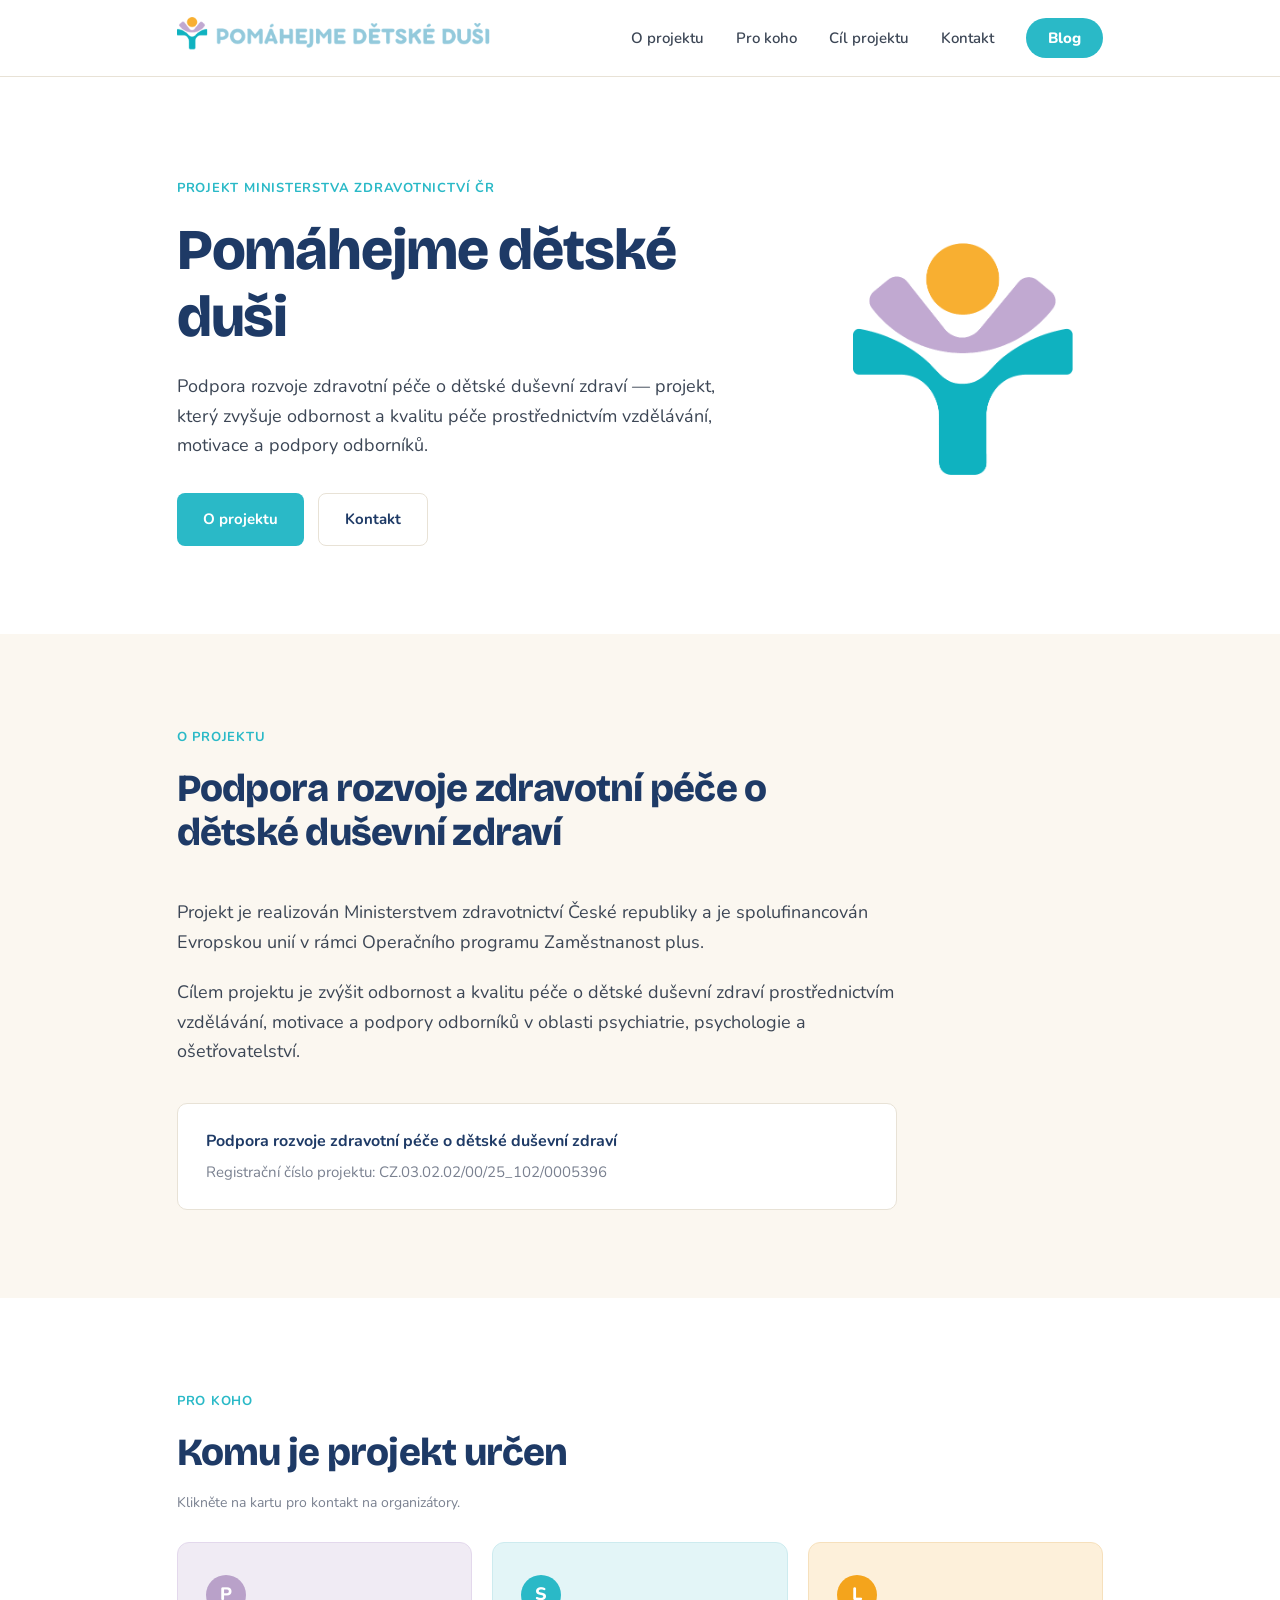
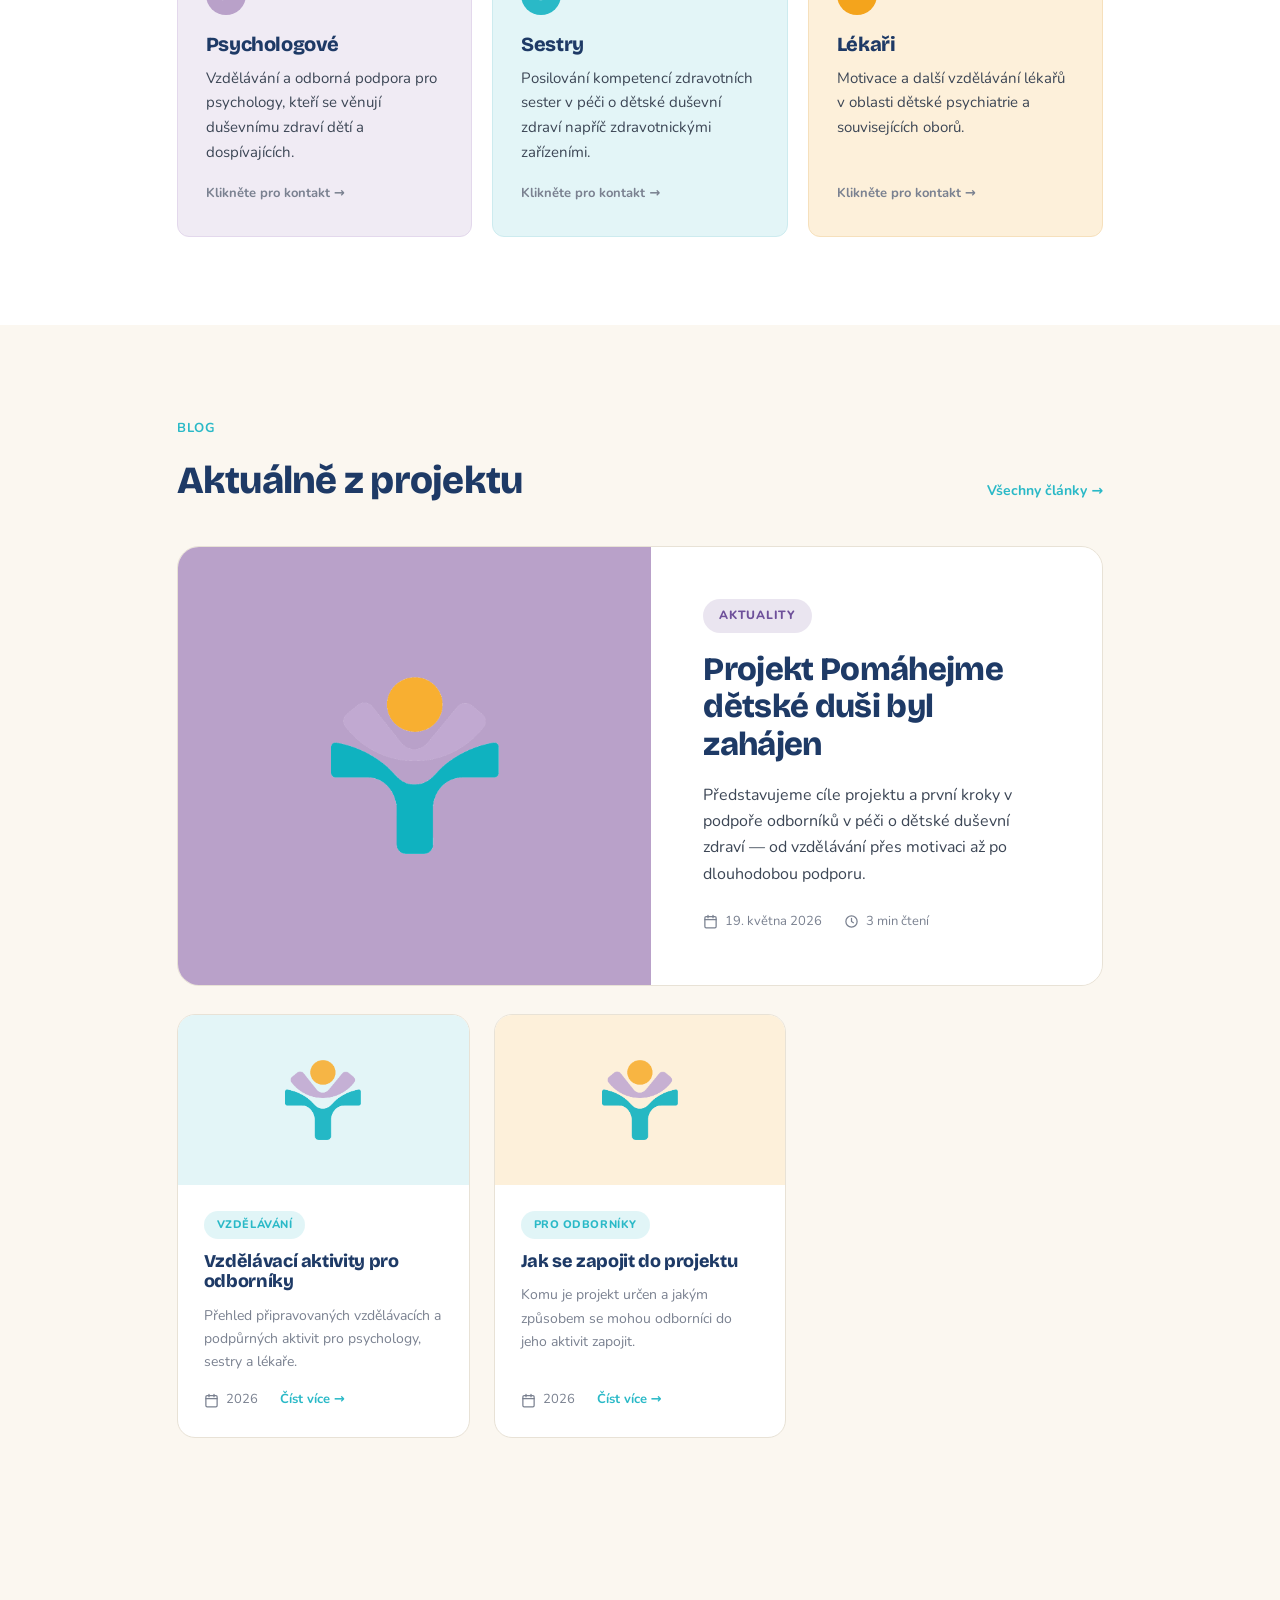
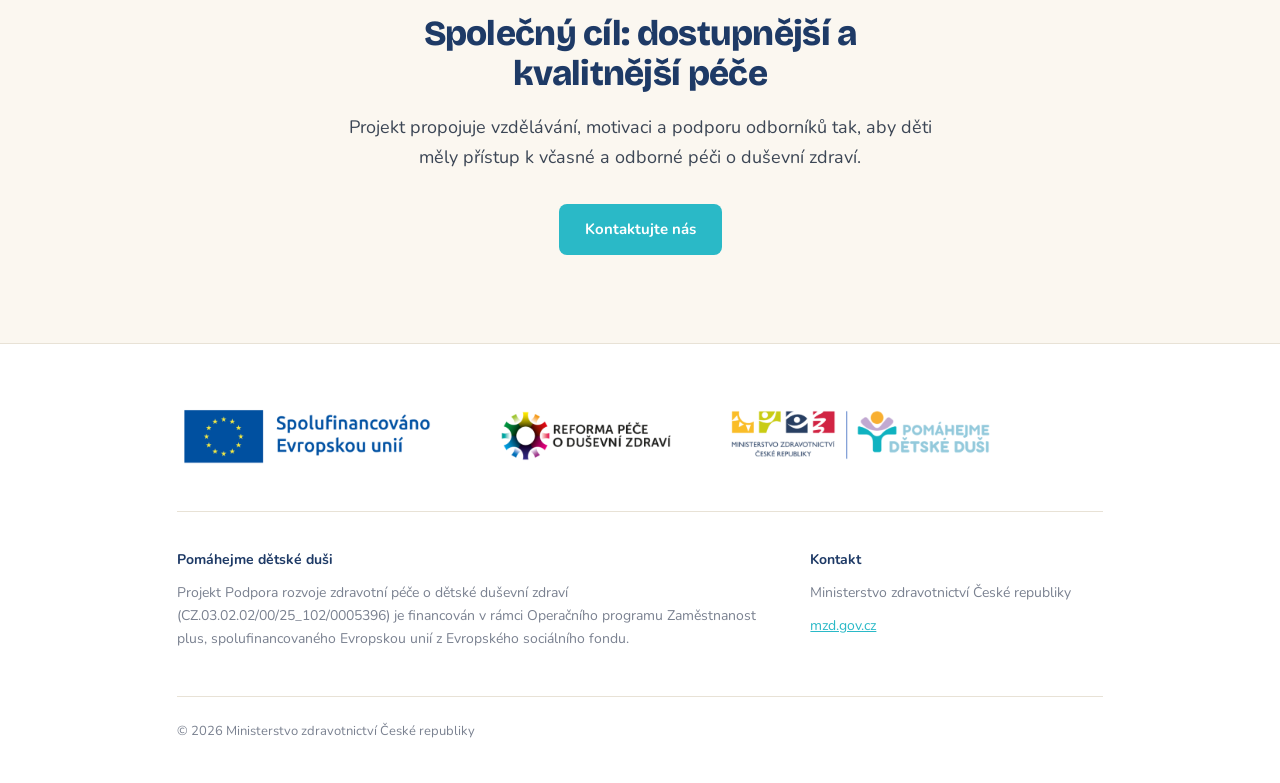
<file: index.html>
<!DOCTYPE html>
<html lang="cs">
<head>
  <meta charset="UTF-8" />
  <meta name="viewport" content="width=device-width, initial-scale=1.0" />
  <title>Pomáhejme dětské duši — Podpora rozvoje zdravotní péče o dětské duševní zdraví</title>
  <meta name="description" content="Projekt Ministerstva zdravotnictví ČR zaměřený na zvýšení odbornosti a kvality péče o dětské duševní zdraví prostřednictvím vzdělávání, motivace a podpory odborníků." />
  <link href="https://fonts.googleapis.com/css2?family=Bricolage+Grotesque:opsz,wght@12..96,600;12..96,700;12..96,800&family=Nunito:wght@400;500;600;700;800&display=swap" rel="stylesheet" />
  <link rel="stylesheet" href="styles.css" />
</head>
<body>

<!-- ── NAV ─────────────────────────────────── -->
<nav>
  <div class="wrap nav-inner">
    <a class="brand" href="#">
      <img class="brand-logo brand-long" src="assets/logo-long.png" alt="Pomáhejme dětské duši" />
      <img class="brand-logo brand-symbol" src="assets/logo-symbol.png" alt="Pomáhejme dětské duši" />
    </a>
    <ul class="nav-links">
      <li><a href="#o-projektu">O projektu</a></li>
      <li><a href="#pro-koho">Pro koho</a></li>
      <li><a href="#cil">Cíl projektu</a></li>
      <li><a href="#kontakt">Kontakt</a></li>
      <li class="nav-cta"><a href="blog.html">Blog</a></li>
    </ul>
  </div>
</nav>

<!-- ── HERO ─────────────────────────────────── -->
<header class="hero">
  <div class="wrap hero-grid">
    <div>
      <span class="kicker">Projekt Ministerstva zdravotnictví ČR</span>
      <h1>Pomáhejme dětské duši</h1>
      <p>
        Podpora rozvoje zdravotní péče o dětské duševní zdraví — projekt,
        který zvyšuje odbornost a kvalitu péče prostřednictvím vzdělávání,
        motivace a podpory odborníků.
      </p>
      <div class="actions">
        <a href="#o-projektu" class="btn btn-primary">O projektu</a>
        <a href="#kontakt" class="btn btn-ghost">Kontakt</a>
      </div>
    </div>
    <div class="hero-mark">
      <img class="hero-logo" src="assets/logo-symbol.png" alt="Pomáhejme dětské duši" />
    </div>
  </div>
</header>

<!-- ── O PROJEKTU ─────────────────────────────────── -->
<section class="about" id="o-projektu">
  <div class="wrap">
    <div class="section-head">
      <span class="kicker">O projektu</span>
      <h2>Podpora rozvoje zdravotní péče o dětské duševní zdraví</h2>
    </div>
    <div class="about-text">
      <p>
        Projekt je realizován Ministerstvem zdravotnictví České republiky
        a je spolufinancován Evropskou unií v rámci Operačního programu
        Zaměstnanost plus.
      </p>
      <p>
        Cílem projektu je zvýšit odbornost a kvalitu péče o dětské duševní
        zdraví prostřednictvím vzdělávání, motivace a podpory odborníků
        v oblasti psychiatrie, psychologie a ošetřovatelství.
      </p>
      <div class="project-meta">
        <strong>Podpora rozvoje zdravotní péče o dětské duševní zdraví</strong>
        Registrační číslo projektu: CZ.03.02.02/00/25_102/0005396
      </div>
    </div>
  </div>
</section>

<!-- ── PRO KOHO ─────────────────────────────────── -->
<section id="pro-koho">
  <div class="wrap">
    <div class="section-head">
      <span class="kicker">Pro koho</span>
      <h2>Komu je projekt určen</h2>
    </div>
    <p class="groups-intro">Klikněte na kartu pro kontakt na organizátory.</p>
    <div class="groups-grid">
      <div class="group-card g-lav" role="button" tabindex="0" aria-pressed="false" aria-label="Psychologové — otočit pro kontakt">
        <div class="flip-inner">
          <div class="flip-face flip-front">
            <div class="group-tag"><span>P</span></div>
            <h3>Psychologové</h3>
            <p>
              Vzdělávání a odborná podpora pro psychology, kteří se věnují
              duševnímu zdraví dětí a dospívajících.
            </p>
            <span class="flip-hint">Klikněte pro kontakt →</span>
          </div>
          <div class="flip-face flip-back">
            <h3>Máte zájem se zapojit?</h3>
            <p>Ozvěte se organizátorům projektu — rádi vám poradíme.</p>
            <a class="btn btn-primary" href="#kontakt">Kontaktovat organizátory</a>
          </div>
        </div>
      </div>
      <div class="group-card g-pet" role="button" tabindex="0" aria-pressed="false" aria-label="Sestry — otočit pro kontakt">
        <div class="flip-inner">
          <div class="flip-face flip-front">
            <div class="group-tag"><span>S</span></div>
            <h3>Sestry</h3>
            <p>
              Posilování kompetencí zdravotních sester v péči o dětské
              duševní zdraví napříč zdravotnickými zařízeními.
            </p>
            <span class="flip-hint">Klikněte pro kontakt →</span>
          </div>
          <div class="flip-face flip-back">
            <h3>Máte zájem se zapojit?</h3>
            <p>Ozvěte se organizátorům projektu — rádi vám poradíme.</p>
            <a class="btn btn-primary" href="#kontakt">Kontaktovat organizátory</a>
          </div>
        </div>
      </div>
      <div class="group-card g-sun" role="button" tabindex="0" aria-pressed="false" aria-label="Lékaři — otočit pro kontakt">
        <div class="flip-inner">
          <div class="flip-face flip-front">
            <div class="group-tag"><span>L</span></div>
            <h3>Lékaři</h3>
            <p>
              Motivace a další vzdělávání lékařů v oblasti dětské
              psychiatrie a souvisejících oborů.
            </p>
            <span class="flip-hint">Klikněte pro kontakt →</span>
          </div>
          <div class="flip-face flip-back">
            <h3>Máte zájem se zapojit?</h3>
            <p>Ozvěte se organizátorům projektu — rádi vám poradíme.</p>
            <a class="btn btn-primary" href="#kontakt">Kontaktovat organizátory</a>
          </div>
        </div>
      </div>
    </div>
  </div>
</section>

<!-- ── BLOG ─────────────────────────────────── -->
<section class="blog" id="blog">
  <div class="wrap">
    <div class="blog-head">
      <a class="section-head blog-head-link" href="blog.html">
        <span class="kicker">Blog</span>
        <h2>Aktuálně z projektu</h2>
      </a>
      <a class="blog-all" href="blog.html">Všechny články →</a>
    </div>
    <a class="blog-featured bf-lav" href="blog.html">
      <div class="blog-featured-visual">
        <img src="assets/logo-symbol.png" alt="" />
      </div>
      <div class="blog-featured-body">
        <span class="pill">Aktuality</span>
        <h2>Projekt Pomáhejme dětské duši byl zahájen</h2>
        <p>
          Představujeme cíle projektu a první kroky v podpoře odborníků
          v péči o dětské duševní zdraví — od vzdělávání přes motivaci
          až po dlouhodobou podporu.
        </p>
        <span class="blog-meta">
          <span>
            <svg viewBox="0 0 24 24"><rect x="3" y="4" width="18" height="18" rx="2"/><path d="M3 9h18M8 2v4M16 2v4"/></svg>
            19. května 2026
          </span>
          <span>
            <svg viewBox="0 0 24 24"><circle cx="12" cy="12" r="9"/><path d="M12 7v5l3 2"/></svg>
            3 min čtení
          </span>
        </span>
      </div>
    </a>

    <div class="blog-grid">

      <a class="article" href="blog.html">
        <div class="article-thumb t-pet">
          <img src="assets/logo-symbol.png" alt="" />
        </div>
        <div class="article-body">
          <span class="article-cat">Vzdělávání</span>
          <h3>Vzdělávací aktivity pro odborníky</h3>
          <p>Přehled připravovaných vzdělávacích a podpůrných aktivit pro psychology, sestry a lékaře.</p>
          <span class="blog-meta">
            <span>
              <svg viewBox="0 0 24 24"><rect x="3" y="4" width="18" height="18" rx="2"/><path d="M3 9h18M8 2v4M16 2v4"/></svg>
              2026
            </span>
            <span class="article-more">Číst více →</span>
          </span>
        </div>
      </a>

      <a class="article" href="blog.html">
        <div class="article-thumb t-sun">
          <img src="assets/logo-symbol.png" alt="" />
        </div>
        <div class="article-body">
          <span class="article-cat">Pro odborníky</span>
          <h3>Jak se zapojit do projektu</h3>
          <p>Komu je projekt určen a jakým způsobem se mohou odborníci do jeho aktivit zapojit.</p>
          <span class="blog-meta">
            <span>
              <svg viewBox="0 0 24 24"><rect x="3" y="4" width="18" height="18" rx="2"/><path d="M3 9h18M8 2v4M16 2v4"/></svg>
              2026
            </span>
            <span class="article-more">Číst více →</span>
          </span>
        </div>
      </a>

    </div>
  </div>
</section>

<!-- ── CÍL ─────────────────────────────────── -->
<section class="goal" id="cil">
  <div class="wrap goal-inner">
    <h2>Společný cíl: dostupnější a kvalitnější péče</h2>
    <p>
      Projekt propojuje vzdělávání, motivaci a podporu odborníků tak, aby
      děti měly přístup k včasné a odborné péči o duševní zdraví.
    </p>
    <a href="#kontakt" class="btn btn-primary">Kontaktujte nás</a>
  </div>
</section>

<!-- ── FOOTER / POVINNÁ PUBLICITA ─────────────────────────────── -->
<footer id="kontakt">
  <div class="wrap">

    <div class="logo-bar">
      <!-- Oficiální logolišta povinné publicity:
           Spolufinancováno Evropskou unií · Reforma péče o duševní zdraví ·
           Ministerstvo zdravotnictví ČR · Pomáhejme dětské duši -->
      <img src="assets/lista.png"
           alt="Spolufinancováno Evropskou unií · Reforma péče o duševní zdraví · Ministerstvo zdravotnictví České republiky · Pomáhejme dětské duši" />
    </div>

    <div class="footer-cols">
      <div>
        <p><strong>Pomáhejme dětské duši</strong></p>
        <p>
          Projekt Podpora rozvoje zdravotní péče o dětské duševní zdraví
          (CZ.03.02.02/00/25_102/0005396) je financován v rámci Operačního
          programu Zaměstnanost plus, spolufinancovaného Evropskou unií
          z Evropského sociálního fondu.
        </p>
      </div>
      <div>
        <p><strong>Kontakt</strong></p>
        <p>Ministerstvo zdravotnictví České republiky</p>
        <p><a href="https://mzd.gov.cz">mzd.gov.cz</a></p>
      </div>
    </div>

    <div class="footer-bottom">
      © 2026 Ministerstvo zdravotnictví České republiky
    </div>

  </div>
</footer>

<script>
  document.querySelectorAll('.group-card').forEach(function (card) {
    function toggle() {
      var flipped = card.classList.toggle('is-flipped');
      card.setAttribute('aria-pressed', flipped ? 'true' : 'false');
    }
    card.addEventListener('click', function (e) {
      if (e.target.closest('a')) return; // nech odkaz fungovat bez otočení
      toggle();
    });
    card.addEventListener('keydown', function (e) {
      if (e.key === 'Enter' || e.key === ' ') { e.preventDefault(); toggle(); }
    });
  });
</script>

</body>
</html>
</file>
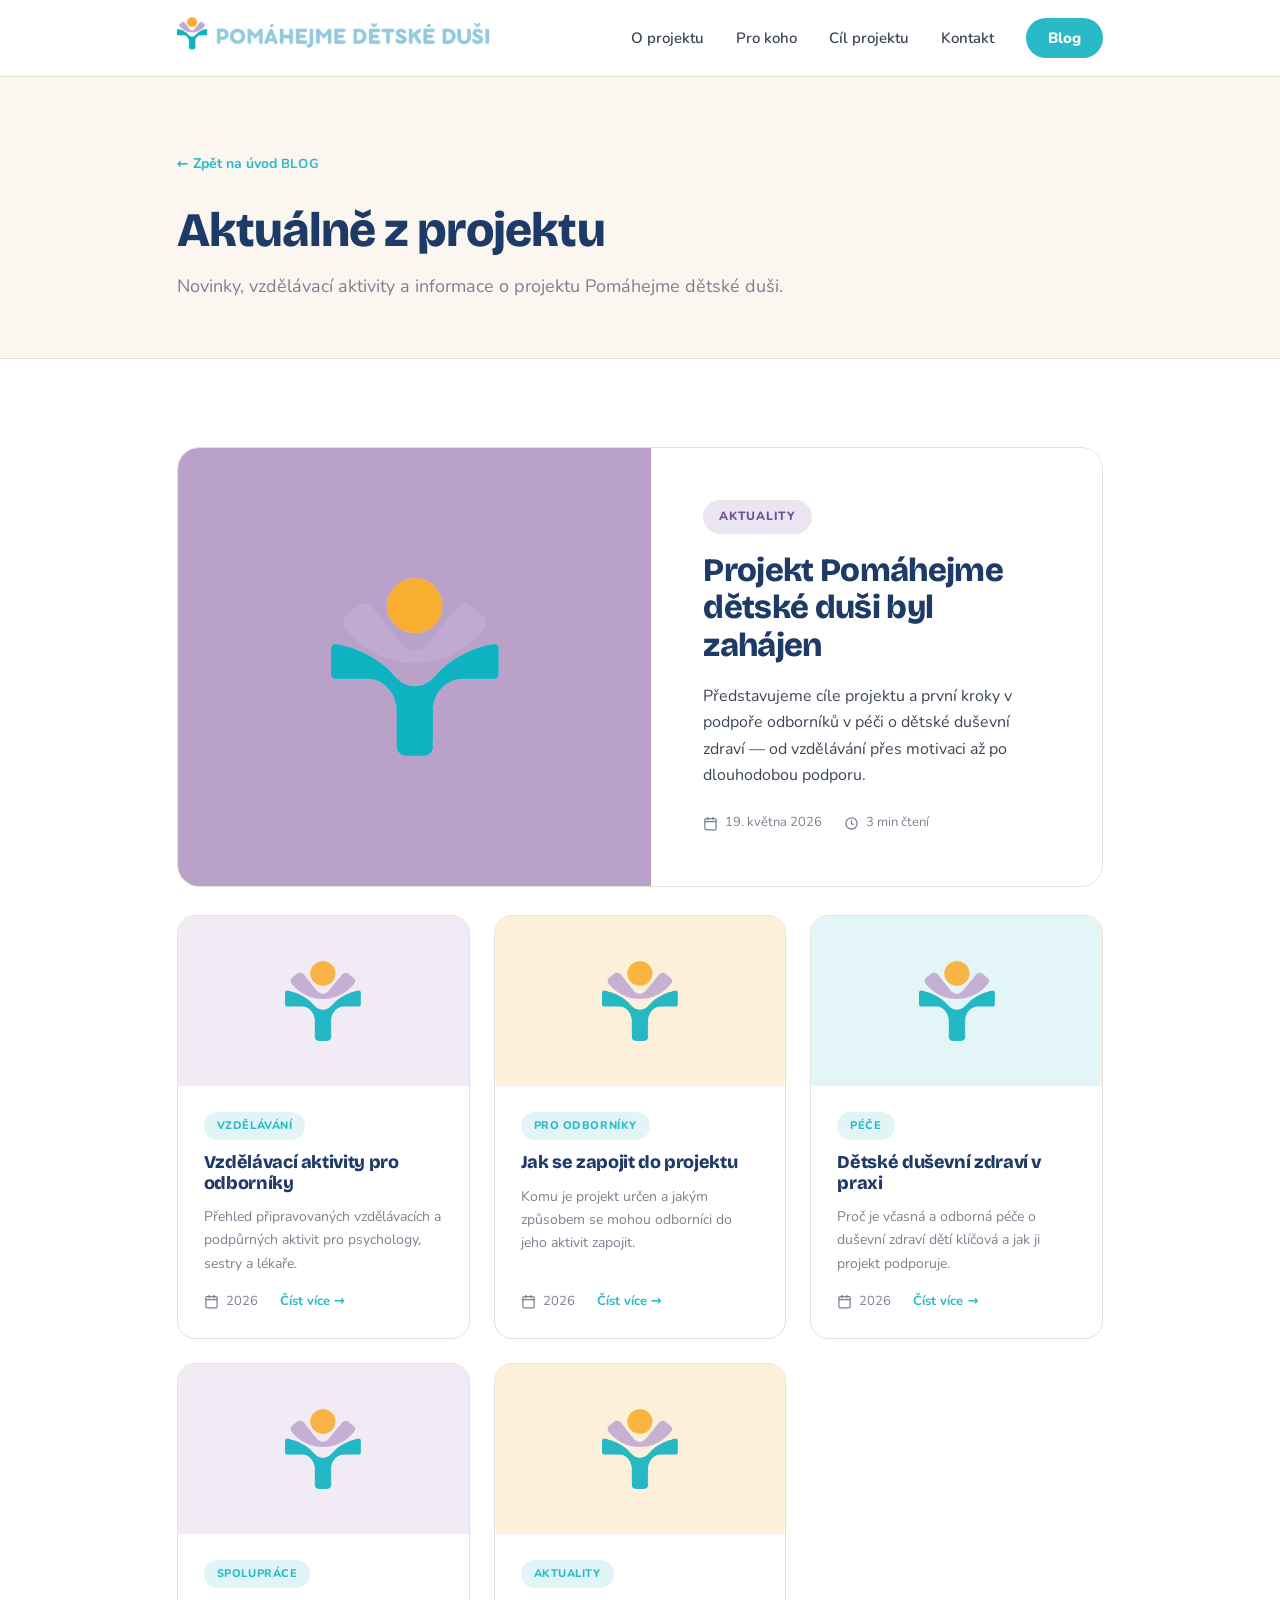
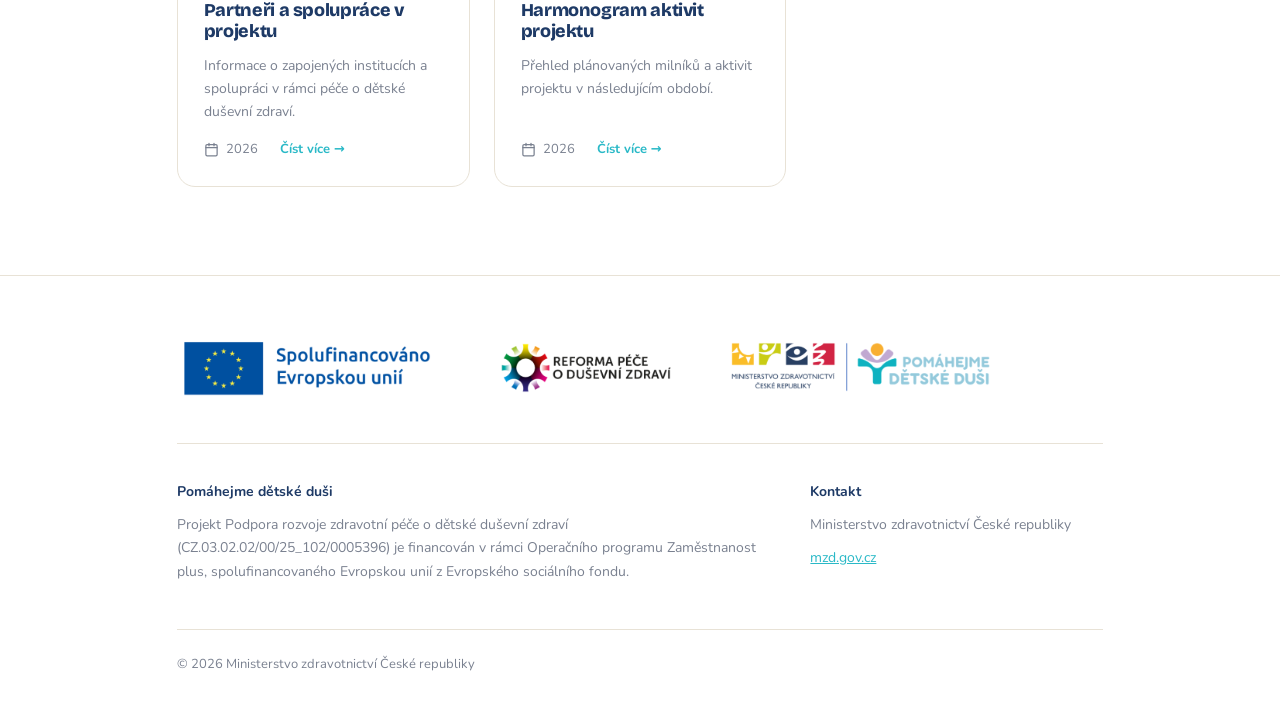
<file: blog.html>
<!DOCTYPE html>
<html lang="cs">
<head>
  <meta charset="UTF-8" />
  <meta name="viewport" content="width=device-width, initial-scale=1.0" />
  <title>Blog — Pomáhejme dětské duši</title>
  <meta name="description" content="Aktuality, vzdělávání a informace z projektu Pomáhejme dětské duši — Podpora rozvoje zdravotní péče o dětské duševní zdraví." />
  <link href="https://fonts.googleapis.com/css2?family=Bricolage+Grotesque:opsz,wght@12..96,600;12..96,700;12..96,800&family=Nunito:wght@400;500;600;700;800&display=swap" rel="stylesheet" />
  <link rel="stylesheet" href="styles.css" />
</head>
<body>

<nav>
  <div class="wrap nav-inner">
    <a class="brand" href="index.html">
      <img class="brand-logo brand-long" src="assets/logo-long.png" alt="Pomáhejme dětské duši" />
      <img class="brand-logo brand-symbol" src="assets/logo-symbol.png" alt="Pomáhejme dětské duši" />
    </a>
    <ul class="nav-links">
      <li><a href="index.html#o-projektu">O projektu</a></li>
      <li><a href="index.html#pro-koho">Pro koho</a></li>
      <li><a href="index.html#cil">Cíl projektu</a></li>
      <li><a href="index.html#kontakt">Kontakt</a></li>
      <li class="nav-cta"><a href="blog.html">Blog</a></li>
    </ul>
  </div>
</nav>

<!-- ── HLAVIČKA STRÁNKY ─────────────────────────── -->
<header class="page-head">
  <div class="wrap">
    <a class="back-link" href="index.html">← Zpět na úvod</a>
    <span class="kicker">Blog</span>
    <h1>Aktuálně z projektu</h1>
    <p>Novinky, vzdělávací aktivity a informace o projektu Pomáhejme dětské duši.</p>
  </div>
</header>

<!-- ── SEZNAM ČLÁNKŮ ─────────────────────────────── -->
<section class="blog-list">
  <div class="wrap">
    <a class="blog-featured bf-lav" href="#">
      <div class="blog-featured-visual">
        <img src="assets/logo-symbol.png" alt="" />
      </div>
      <div class="blog-featured-body">
        <span class="pill">Aktuality</span>
        <h2>Projekt Pomáhejme dětské duši byl zahájen</h2>
        <p>
          Představujeme cíle projektu a první kroky v podpoře odborníků
          v péči o dětské duševní zdraví — od vzdělávání přes motivaci
          až po dlouhodobou podporu.
        </p>
        <span class="blog-meta">
          <span>
            <svg viewBox="0 0 24 24"><rect x="3" y="4" width="18" height="18" rx="2"/><path d="M3 9h18M8 2v4M16 2v4"/></svg>
            19. května 2026
          </span>
          <span>
            <svg viewBox="0 0 24 24"><circle cx="12" cy="12" r="9"/><path d="M12 7v5l3 2"/></svg>
            3 min čtení
          </span>
        </span>
      </div>
    </a>

    <div class="blog-grid">

      <a class="article" href="#">
        <div class="article-thumb t-lav">
          <img src="assets/logo-symbol.png" alt="" />
        </div>
        <div class="article-body">
          <span class="article-cat">Vzdělávání</span>
          <h3>Vzdělávací aktivity pro odborníky</h3>
          <p>Přehled připravovaných vzdělávacích a podpůrných aktivit pro psychology, sestry a lékaře.</p>
          <span class="blog-meta">
            <span><svg viewBox="0 0 24 24"><rect x="3" y="4" width="18" height="18" rx="2"/><path d="M3 9h18M8 2v4M16 2v4"/></svg> 2026</span>
            <span class="article-more">Číst více →</span>
          </span>
        </div>
      </a>

      <a class="article" href="#">
        <div class="article-thumb t-sun">
          <img src="assets/logo-symbol.png" alt="" />
        </div>
        <div class="article-body">
          <span class="article-cat">Pro odborníky</span>
          <h3>Jak se zapojit do projektu</h3>
          <p>Komu je projekt určen a jakým způsobem se mohou odborníci do jeho aktivit zapojit.</p>
          <span class="blog-meta">
            <span><svg viewBox="0 0 24 24"><rect x="3" y="4" width="18" height="18" rx="2"/><path d="M3 9h18M8 2v4M16 2v4"/></svg> 2026</span>
            <span class="article-more">Číst více →</span>
          </span>
        </div>
      </a>

      <a class="article" href="#">
        <div class="article-thumb t-pet">
          <img src="assets/logo-symbol.png" alt="" />
        </div>
        <div class="article-body">
          <span class="article-cat">Péče</span>
          <h3>Dětské duševní zdraví v praxi</h3>
          <p>Proč je včasná a odborná péče o duševní zdraví dětí klíčová a jak ji projekt podporuje.</p>
          <span class="blog-meta">
            <span><svg viewBox="0 0 24 24"><rect x="3" y="4" width="18" height="18" rx="2"/><path d="M3 9h18M8 2v4M16 2v4"/></svg> 2026</span>
            <span class="article-more">Číst více →</span>
          </span>
        </div>
      </a>

      <a class="article" href="#">
        <div class="article-thumb t-lav">
          <img src="assets/logo-symbol.png" alt="" />
        </div>
        <div class="article-body">
          <span class="article-cat">Spolupráce</span>
          <h3>Partneři a spolupráce v projektu</h3>
          <p>Informace o zapojených institucích a spolupráci v rámci péče o dětské duševní zdraví.</p>
          <span class="blog-meta">
            <span><svg viewBox="0 0 24 24"><rect x="3" y="4" width="18" height="18" rx="2"/><path d="M3 9h18M8 2v4M16 2v4"/></svg> 2026</span>
            <span class="article-more">Číst více →</span>
          </span>
        </div>
      </a>

      <a class="article" href="#">
        <div class="article-thumb t-sun">
          <img src="assets/logo-symbol.png" alt="" />
        </div>
        <div class="article-body">
          <span class="article-cat">Aktuality</span>
          <h3>Harmonogram aktivit projektu</h3>
          <p>Přehled plánovaných milníků a aktivit projektu v následujícím období.</p>
          <span class="blog-meta">
            <span><svg viewBox="0 0 24 24"><rect x="3" y="4" width="18" height="18" rx="2"/><path d="M3 9h18M8 2v4M16 2v4"/></svg> 2026</span>
            <span class="article-more">Číst více →</span>
          </span>
        </div>
      </a>

    </div>
  </div>
</section>

<!-- ── FOOTER / POVINNÁ PUBLICITA ─────────────────── -->
<footer id="kontakt">
  <div class="wrap">

    <div class="logo-bar">
      <!-- Oficiální logolišta povinné publicity:
           Spolufinancováno Evropskou unií · Reforma péče o duševní zdraví ·
           Ministerstvo zdravotnictví ČR · Pomáhejme dětské duši -->
      <img src="assets/lista.png"
           alt="Spolufinancováno Evropskou unií · Reforma péče o duševní zdraví · Ministerstvo zdravotnictví České republiky · Pomáhejme dětské duši" />
    </div>

    <div class="footer-cols">
      <div>
        <p><strong>Pomáhejme dětské duši</strong></p>
        <p>
          Projekt Podpora rozvoje zdravotní péče o dětské duševní zdraví
          (CZ.03.02.02/00/25_102/0005396) je financován v rámci Operačního
          programu Zaměstnanost plus, spolufinancovaného Evropskou unií
          z Evropského sociálního fondu.
        </p>
      </div>
      <div>
        <p><strong>Kontakt</strong></p>
        <p>Ministerstvo zdravotnictví České republiky</p>
        <p><a href="https://mzd.gov.cz">mzd.gov.cz</a></p>
      </div>
    </div>

    <div class="footer-bottom">
      © 2026 Ministerstvo zdravotnictví České republiky
    </div>

  </div>
</footer>

</body>
</html>
</file>
<file: styles.css>
/* Barevnost dle logomanuálu projektu Pomáhejme dětské duši */
:root {
  --petrol:      #2AB9C7;  /* RGB 42/185/199 — sestry */
  --petrol-soft: #E3F5F7;
  --lavender:    #B9A1C9;  /* RGB 185/161/201 — psychologové */
  --lavender-soft:#F0EBF4;
  --sun:         #F4A41C;  /* slunce / lékaři */
  --sun-soft:    #FDF0DA;
  --navy:        #1E3A66;  /* nadpisy dle manuálu */
  --text:        #3C4655;
  --text-soft:   #7A8190;
  --cream:       #FBF7F0;
  --white:       #FFFFFF;
  --line:        #E8E2D6;
}

*, *::before, *::after { margin: 0; padding: 0; box-sizing: border-box; }
html { scroll-behavior: smooth; }

body {
  font-family: 'Nunito', system-ui, -apple-system, sans-serif;
  background: var(--white);
  color: var(--text);
  line-height: 1.65;
  font-size: 17px;
  -webkit-font-smoothing: antialiased;
}

h1, h2, h3 {
  font-family: 'Bricolage Grotesque', 'Nunito', system-ui, sans-serif;
  color: var(--navy); line-height: 1.15; letter-spacing: -0.02em;
}

.wrap { max-width: 1080px; margin: 0 auto; padding: 0 6%; }
section { padding: 88px 0; }

a { color: var(--petrol); }

/* Logo — oficiální artwork projektu (transparentní PNG v /assets) */
img { display: block; }

/* ───────── NAV ───────── */
nav {
  position: sticky; top: 0; z-index: 50;
  background: rgba(255,255,255,0.95);
  backdrop-filter: blur(8px);
  border-bottom: 1px solid var(--line);
}
.nav-inner {
  display: flex; align-items: center; justify-content: space-between;
  height: 76px;
}
.brand { display: flex; align-items: center; text-decoration: none; }
.brand-logo { height: 42px; width: auto; }
.brand-symbol { display: none; }
.nav-links { display: flex; align-items: center; gap: 32px; list-style: none; }
.nav-links a {
  text-decoration: none; font-size: 15px; font-weight: 600;
  color: var(--text); transition: color 0.15s; white-space: nowrap;
}
.nav-links a:hover { color: var(--petrol); }
.nav-links a.is-active { color: var(--petrol); }
.nav-links .nav-cta a,
.nav-links a.nav-cta {
  color: var(--white); background: var(--petrol);
  padding: 10px 22px; border-radius: 999px;
  font-weight: 800; transition: background 0.15s, transform 0.15s;
}
.nav-links .nav-cta a:hover,
.nav-links a.nav-cta:hover {
  color: var(--white); background: #21A2AF; transform: translateY(-1px);
}

/* ───────── HERO ───────── */
.hero { padding: 96px 0 88px; }
.hero-grid {
  display: grid; grid-template-columns: 1fr 280px;
  gap: 64px; align-items: center;
}
.kicker {
  display: inline-block; font-size: 13px; font-weight: 700;
  letter-spacing: 0.06em; text-transform: uppercase;
  color: var(--petrol); margin-bottom: 18px;
}
.hero h1 {
  font-size: clamp(2.4rem, 5vw, 3.6rem);
  font-weight: 800; margin-bottom: 22px;
}
.hero p {
  font-size: 18px; color: var(--text);
  max-width: 560px; margin-bottom: 32px;
}
.actions { display: flex; gap: 14px; flex-wrap: wrap; }
.btn {
  display: inline-flex; align-items: center; gap: 8px;
  padding: 13px 26px; border-radius: 8px;
  font-size: 15px; font-weight: 700; text-decoration: none;
  transition: background 0.15s, border-color 0.15s, color 0.15s;
}
.btn-primary { background: var(--petrol); color: var(--white); }
.btn-primary:hover { background: #21A2AF; }
.btn-ghost { border: 1.5px solid var(--line); color: var(--navy); }
.btn-ghost:hover { border-color: var(--petrol); color: var(--petrol); }
.hero-mark { display: flex; justify-content: center; }
.hero-logo { width: 220px; height: auto; }

/* ───────── O PROJEKTU ───────── */
.about { background: var(--cream); }
.section-head { max-width: 640px; margin-bottom: 44px; }
.section-head .kicker { color: var(--petrol); }
.section-head h2 { font-size: clamp(1.8rem, 3.4vw, 2.4rem); font-weight: 800; }
.about-text { max-width: 720px; }
.about-text p { margin-bottom: 20px; font-size: 18px; }
.project-meta {
  margin-top: 36px; padding: 24px 28px;
  background: var(--white); border: 1px solid var(--line);
  border-radius: 10px; font-size: 15px; color: var(--text-soft);
}
.project-meta strong { color: var(--navy); display: block; margin-bottom: 6px; font-size: 16px; }

/* ───────── PRO KOHO (otáčecí karty) ───────── */
.groups-grid {
  display: grid; grid-template-columns: repeat(3, 1fr); gap: 20px;
}
.group-card {
  display: flex;
  perspective: 1200px; cursor: pointer;
  border-radius: 12px; outline: none;
}
.group-card:focus-visible { box-shadow: 0 0 0 3px rgba(42,185,199,0.55); }
.flip-inner {
  flex: 1;
  display: grid; transform-style: preserve-3d;
  transition: transform 0.55s cubic-bezier(.2,.75,.25,1);
}
.group-card.is-flipped .flip-inner { transform: rotateY(180deg); }
.flip-face {
  grid-area: 1 / 1; border-radius: 12px;
  padding: 32px 28px; border: 1px solid var(--line);
  display: flex; flex-direction: column;
  backface-visibility: hidden; -webkit-backface-visibility: hidden;
}
.flip-back { transform: rotateY(180deg); justify-content: center; gap: 14px; }
.g-lav .flip-face { background: var(--lavender-soft); border-color: #E3D8EC; }
.g-pet .flip-face { background: var(--petrol-soft);   border-color: #CDEBEF; }
.g-sun .flip-face { background: var(--sun-soft);       border-color: #F6E0BC; }
.group-tag {
  width: 40px; height: 40px; border-radius: 50%;
  display: flex; align-items: center; justify-content: center;
  margin-bottom: 18px;
}
.g-lav .group-tag { background: var(--lavender); }
.g-pet .group-tag { background: var(--petrol); }
.g-sun .group-tag { background: var(--sun); }
.group-tag span { color: var(--white); font-weight: 800; font-size: 18px; }
.group-card h3 { font-size: 20px; font-weight: 800; margin-bottom: 10px; }
.group-card p { font-size: 15px; color: var(--text); }
.flip-hint {
  margin-top: auto; padding-top: 18px;
  font-size: 13px; font-weight: 700; color: var(--text-soft);
}
.flip-back p { margin-bottom: 4px; }
.flip-back .btn { align-self: flex-start; }
.groups-intro { font-size: 14px; color: var(--text-soft); margin: -28px 0 28px; }
@media (prefers-reduced-motion: reduce) {
  .flip-inner { transition: none; }
}

/* ───────── BLOG ───────── */
.blog { background: var(--cream); }
.blog-head {
  display: flex; align-items: flex-end; justify-content: space-between;
  gap: 20px; flex-wrap: wrap; margin-bottom: 44px;
}
.blog-head .section-head { margin-bottom: 0; }
a.blog-head-link { text-decoration: none; color: inherit; display: block; }
a.blog-head-link:hover h2 { color: var(--petrol); }
.blog-all {
  font-size: 14px; font-weight: 700; color: var(--petrol);
  text-decoration: none; white-space: nowrap;
}
.blog-all:hover { text-decoration: underline; }
/* společný „pill“ štítek kategorie */
.pill {
  align-self: flex-start; display: inline-block;
  font-size: 12px; font-weight: 800; letter-spacing: 0.06em;
  text-transform: uppercase; padding: 7px 16px; border-radius: 999px;
  background: rgba(42,185,199,0.16); color: var(--petrol);
}

/* meta řádek (datum · doba čtení) */
.blog-meta {
  display: flex; flex-wrap: wrap; gap: 22px;
  font-size: 13px; color: var(--text-soft);
}
.blog-meta span { display: inline-flex; align-items: center; gap: 7px; }
.blog-meta svg {
  width: 15px; height: 15px; stroke: currentColor;
  fill: none; stroke-width: 2; stroke-linecap: round; stroke-linejoin: round;
}

/* hlavní (featured) článek */
.blog-featured {
  display: grid; grid-template-columns: 1.05fr 1fr;
  border-radius: 22px; overflow: hidden; margin-bottom: 28px;
  text-decoration: none; color: inherit; border: 1px solid var(--line);
  transition: transform 0.2s, box-shadow 0.2s;
}
.blog-featured:hover { transform: translateY(-4px); box-shadow: 0 18px 44px rgba(30,58,102,0.12); }
.blog-featured-visual {
  display: flex; align-items: center; justify-content: center;
  min-height: 340px; padding: 48px; background: var(--lavender-soft);
}
.blog-featured-visual img { width: 168px; height: auto; }
.blog-featured-body {
  padding: 52px 52px; display: flex; flex-direction: column;
  gap: 18px; background: var(--white);
}
.blog-featured-body h2 {
  font-size: clamp(1.5rem, 2.7vw, 2.05rem); font-weight: 800;
}
.blog-featured-body > p { font-size: 16px; color: var(--text); }
.blog-featured .blog-meta { margin-top: 6px; }
.bf-lav .blog-featured-visual { background: var(--lavender); }
.bf-lav .pill { background: rgba(123,94,160,0.16); color: #6E509A; }
.bf-pet .blog-featured-visual { background: var(--petrol); }
.bf-sun .blog-featured-visual { background: var(--sun); }

/* mřížka menších článků */
.blog-grid {
  display: grid; gap: 24px;
  grid-template-columns: repeat(auto-fill, minmax(290px, 1fr));
}
.article {
  display: flex; flex-direction: column;
  background: var(--white); border: 1px solid var(--line);
  border-radius: 18px; overflow: hidden;
  text-decoration: none; color: inherit;
  transition: transform 0.18s, box-shadow 0.18s;
}
.article:hover { transform: translateY(-4px); box-shadow: 0 12px 30px rgba(30,58,102,0.10); }
.article-thumb {
  height: 170px; display: flex; align-items: center; justify-content: center;
}
.article-thumb.t-lav { background: var(--lavender-soft); }
.article-thumb.t-pet { background: var(--petrol-soft); }
.article-thumb.t-sun { background: var(--sun-soft); }
.article-thumb img { height: 80px; width: auto; opacity: 0.9; }
.article-body { padding: 26px; display: flex; flex-direction: column; flex: 1; gap: 12px; }
.article-cat {
  align-self: flex-start; font-size: 11px; font-weight: 800;
  letter-spacing: 0.05em; text-transform: uppercase;
  padding: 5px 13px; border-radius: 999px;
  background: rgba(42,185,199,0.14); color: var(--petrol);
}
.article h3 { font-size: 18px; font-weight: 800; }
.article p { font-size: 14px; color: var(--text-soft); }
.article .blog-meta { margin-top: auto; padding-top: 4px; }
.article-more { color: var(--petrol); font-weight: 700; }

/* responzivita blogu */
@media (max-width: 820px) {
  .blog-featured { grid-template-columns: 1fr; }
  .blog-featured-visual { min-height: 200px; padding: 36px; }
  .blog-featured-body { padding: 36px 28px; }
}

/* ───────── PAGE HEADER (samostatné stránky, např. blog) ───────── */
.page-head { background: var(--cream); border-bottom: 1px solid var(--line); }
.page-head .wrap { padding-top: 72px; padding-bottom: 56px; }
.page-head h1 { font-size: clamp(2rem, 4vw, 3rem); font-weight: 800; margin-bottom: 14px; }
.page-head p { font-size: 18px; color: var(--text-soft); max-width: 620px; }
.back-link {
  display: inline-block; margin-bottom: 28px;
  font-size: 14px; font-weight: 700; color: var(--petrol); text-decoration: none;
}
.back-link:hover { text-decoration: underline; }
.blog-list { background: var(--white); }

/* ───────── CÍL / CTA ───────── */
.goal { background: var(--cream); }
.goal-inner {
  max-width: 760px; margin: 0 auto; text-align: center;
}
.goal-inner h2 { font-size: clamp(1.7rem, 3vw, 2.2rem); font-weight: 800; margin-bottom: 18px; }
.goal-inner p { font-size: 18px; color: var(--text); margin-bottom: 32px; }

/* ───────── FOOTER ───────── */
footer {
  background: var(--white);
  border-top: 1px solid var(--line);
  padding: 56px 0 40px;
}
/* Povinná publicita — oficiální logolišta projektu (Lišta.png) */
.logo-bar {
  padding-bottom: 40px;
  border-bottom: 1px solid var(--line); margin-bottom: 36px;
}
.logo-bar img { width: 100%; max-width: 820px; height: auto; }
.footer-cols {
  display: grid; grid-template-columns: 2fr 1fr; gap: 48px;
  font-size: 14px; color: var(--text-soft);
}
.footer-cols strong { color: var(--navy); }
.footer-cols p { margin-bottom: 10px; }
.footer-bottom {
  margin-top: 36px; padding-top: 24px;
  border-top: 1px solid var(--line);
  font-size: 13px; color: var(--text-soft);
}

/* ───────── RESPONSIVE ───────── */
@media (max-width: 900px) {
  .brand-long { display: none; }
  .brand-symbol { display: block; height: 40px; }
}
@media (max-width: 860px) {
  .nav-links { gap: 20px; }
  .hero-grid { grid-template-columns: 1fr; gap: 40px; }
  .hero-mark { order: -1; }
  .hero-logo { width: 150px; }
  .groups-grid { grid-template-columns: 1fr; }
  .footer-cols { grid-template-columns: 1fr; gap: 28px; }
}
@media (max-width: 560px) {
  .nav-links { display: none; }
  section { padding: 64px 0; }
}
</file>
